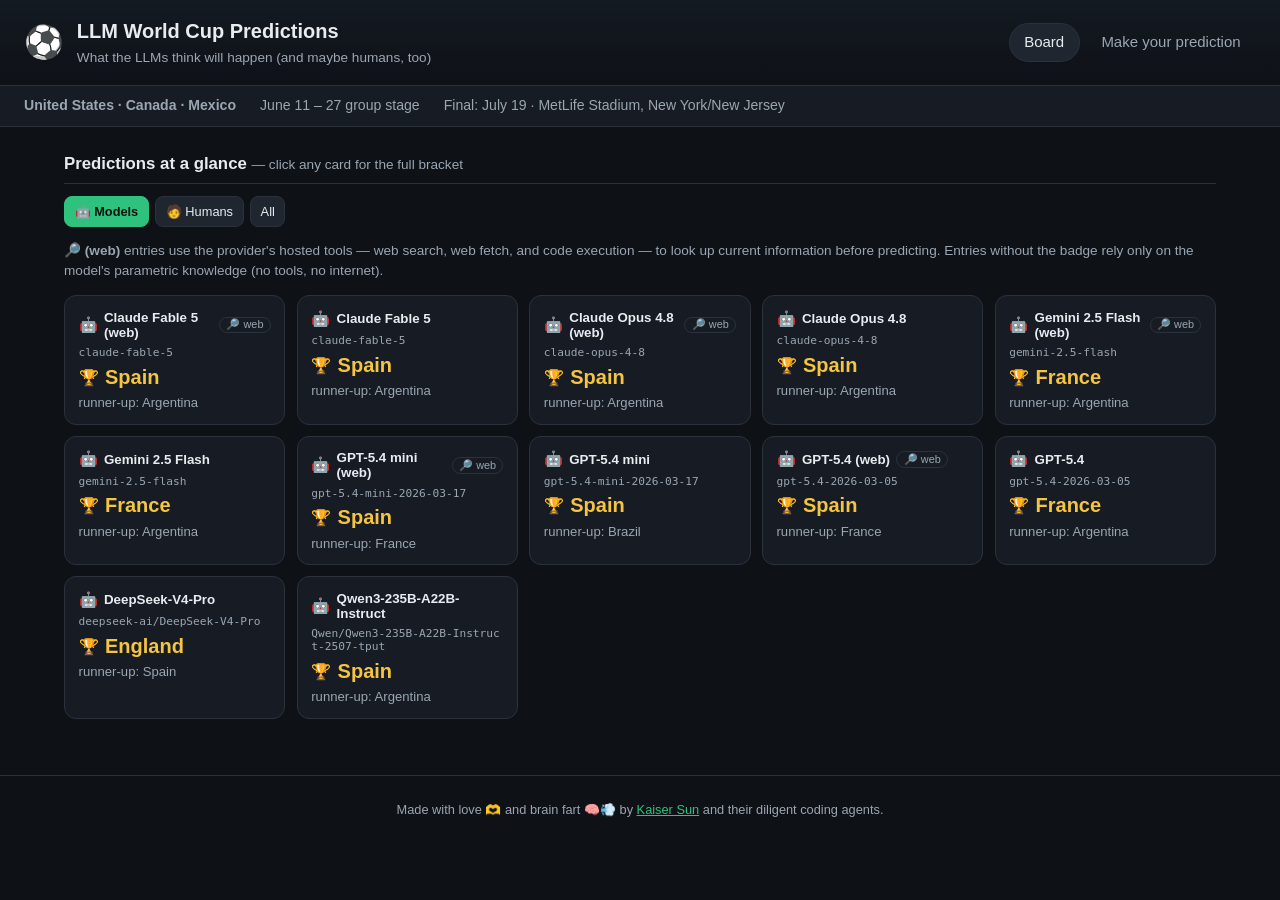
<file: docs/index.html>
<!DOCTYPE html>
<html lang="en">
  <head>
    <meta charset="utf-8" />
    <meta name="viewport" content="width=device-width, initial-scale=1" />
    <title>LLM World Cup Predictions</title>
    <link rel="icon" href="data:image/svg+xml,<svg xmlns=%22http://www.w3.org/2000/svg%22 viewBox=%220 0 100 100%22><text y=%22.9em%22 font-size=%2290%22>⚽</text></svg>" />
    <link rel="stylesheet" href="css/styles.css" />
  </head>
  <body>
    <header class="topbar">
      <div class="brand">
        <span class="logo">⚽</span>
        <div>
          <h1>LLM World Cup Predictions</h1>
          <p class="sub">What the LLMs think will happen (and maybe humans, too)</p>
        </div>
      </div>
      <nav>
        <a class="navlink active" href="index.html">Board</a>
        <a class="navlink" href="predict.html">Make your prediction</a>
      </nav>
    </header>

    <div id="meta" class="metabar"></div>

    <main class="wrap">
      <section>
        <h2 class="section-title">
          Predictions at a glance <span class="muted">— click any card for the full bracket</span>
        </h2>
        <div id="filterBar" class="filterbar" role="group" aria-label="Filter predictions">
          <button class="btn small filter-btn active" data-filter="llm">🤖 Models</button>
          <button class="btn small filter-btn" data-filter="human">🧑 Humans</button>
          <button class="btn small filter-btn" data-filter="all">All</button>
        </div>
        <p class="muted legend">
          🔎 <strong>(web)</strong> entries use the provider's hosted tools — web search,
          web fetch, and code execution — to look up current information before predicting.
          Entries without the badge rely only on the model's parametric knowledge (no tools, no internet).
        </p>
        <div id="grid" class="pred-grid"></div>
      </section>

      <section id="detailSection" class="detail-section hidden">
        <div class="detail-head">
          <h2 id="detailTitle" class="section-title"></h2>
          <button id="closeDetail" class="btn small">Close ✕</button>
        </div>
        <div id="detail" class="detail"></div>
      </section>
    </main>

    <footer class="foot">
      Made with love 🫶 and brain fart 🧠💨 by <a href="https://x.com/KaiserWhoLearns" target="_blank" rel="noopener">Kaiser Sun</a> and their diligent coding agents.
    </footer>

    <script type="module" src="js/board.js"></script>
  </body>
</html>
</file>
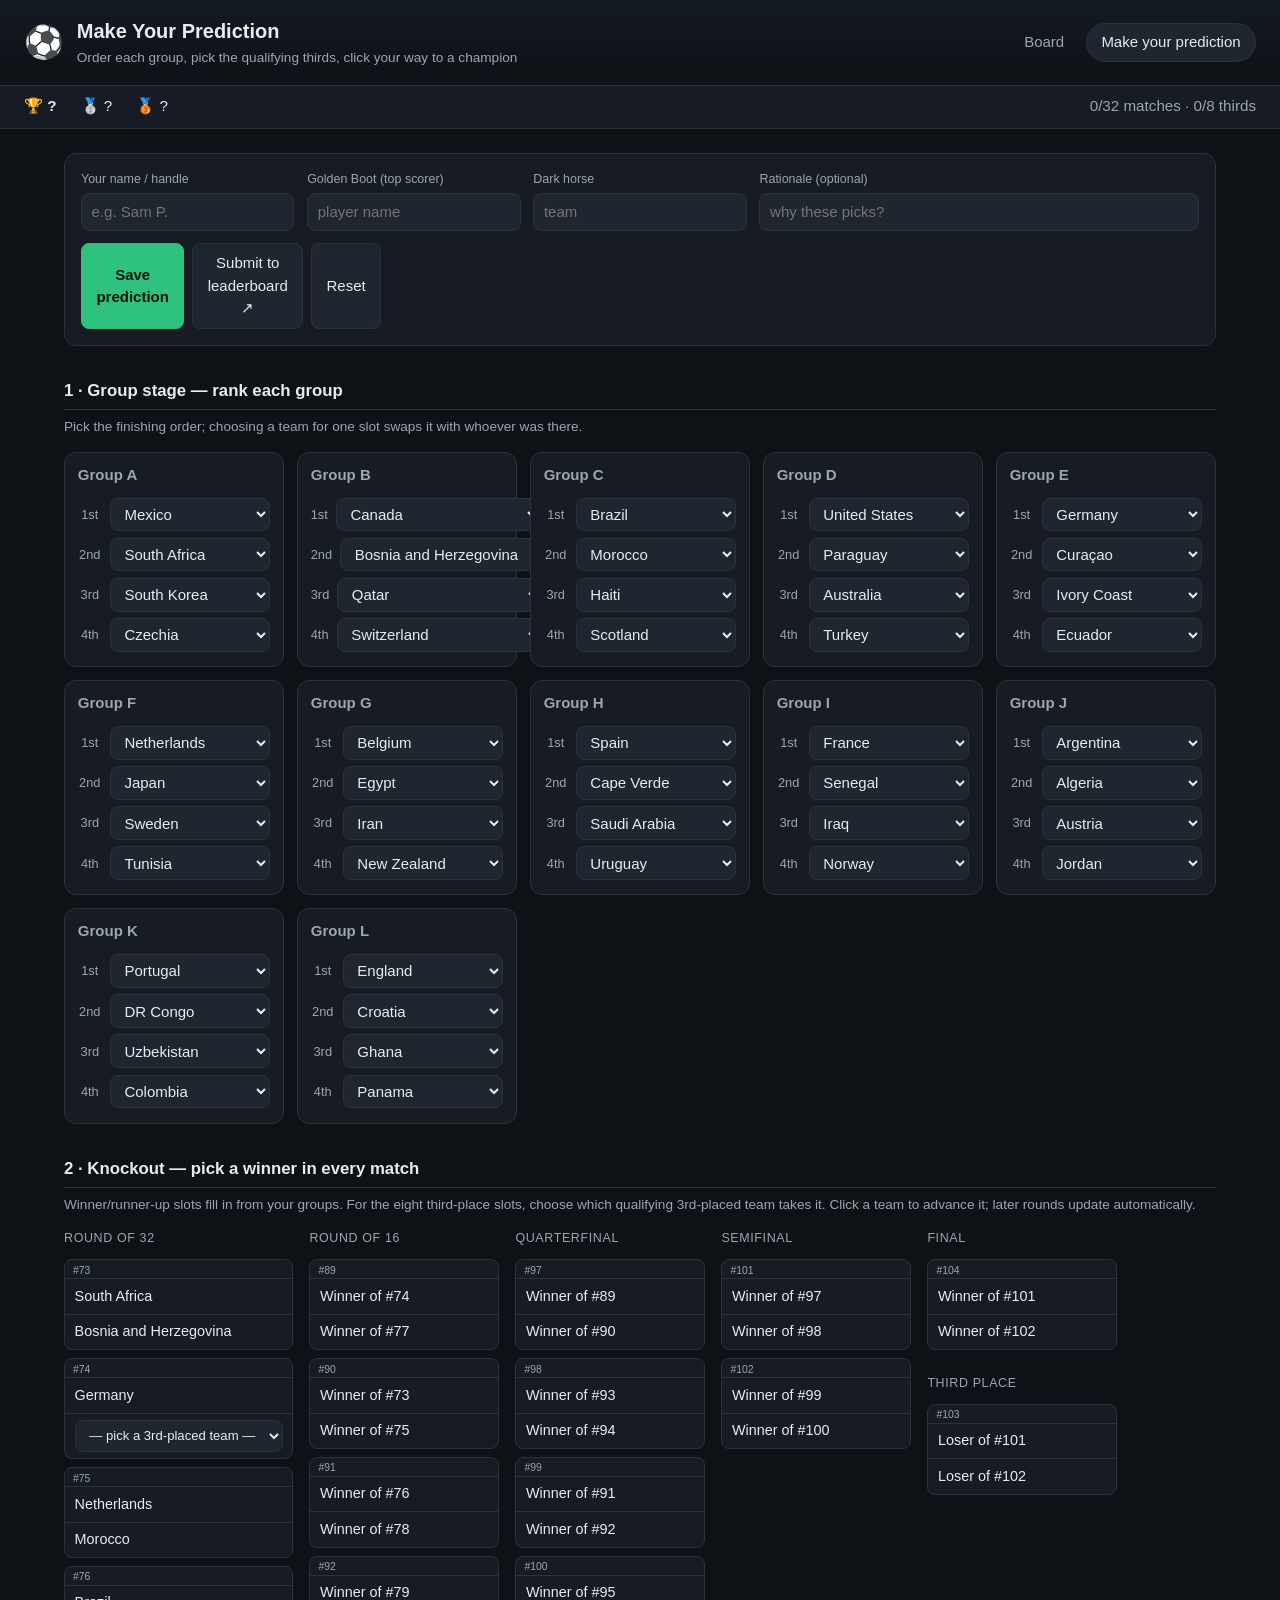
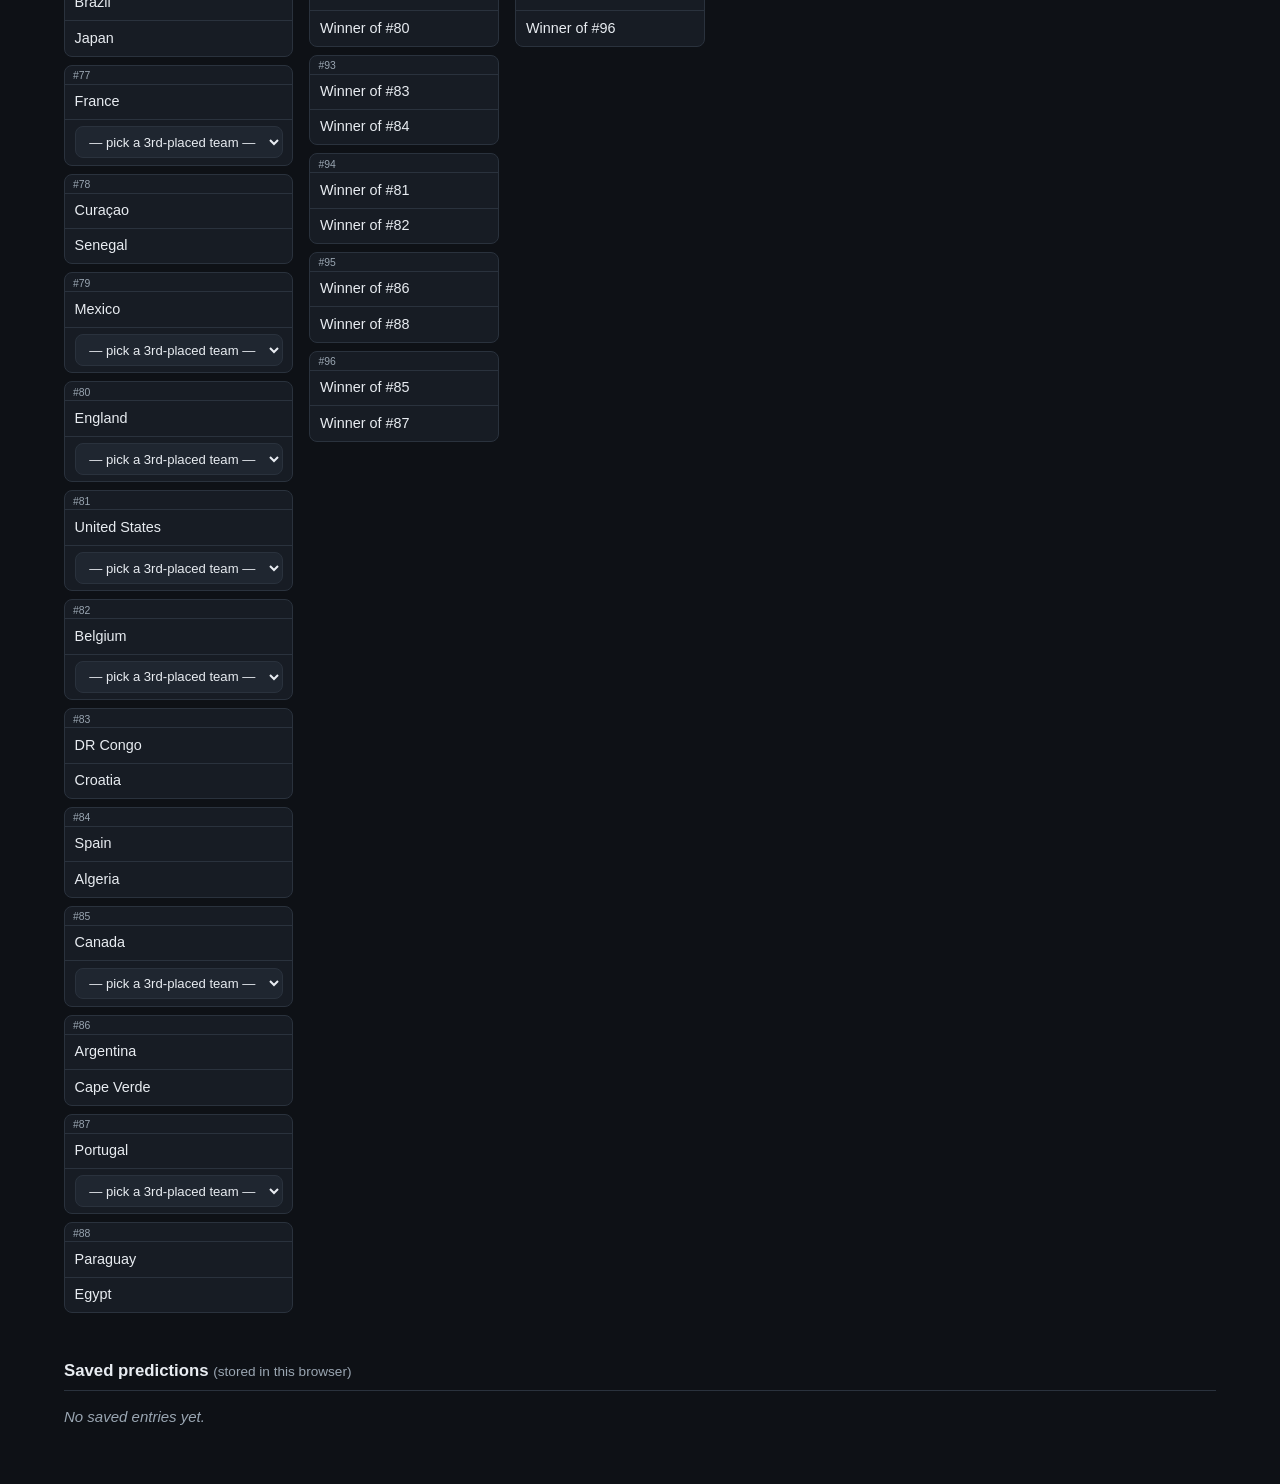
<file: docs/predict.html>
<!DOCTYPE html>
<html lang="en">
  <head>
    <meta charset="utf-8" />
    <meta name="viewport" content="width=device-width, initial-scale=1" />
    <title>Make Your Prediction — LLM World Cup Predictions</title>
    <link rel="icon" href="data:image/svg+xml,<svg xmlns=%22http://www.w3.org/2000/svg%22 viewBox=%220 0 100 100%22><text y=%22.9em%22 font-size=%2290%22>⚽</text></svg>" />
    <link rel="stylesheet" href="css/styles.css" />
  </head>
  <body>
    <header class="topbar">
      <div class="brand">
        <span class="logo">⚽</span>
        <div>
          <h1>Make Your Prediction</h1>
          <p class="sub">Order each group, pick the qualifying thirds, click your way to a champion</p>
        </div>
      </div>
      <nav>
        <a class="navlink" href="index.html">Board</a>
        <a class="navlink active" href="predict.html">Make your prediction</a>
      </nav>
    </header>

    <div id="summary" class="summarybar"></div>

    <main class="wrap">
      <section class="entry-meta">
        <div class="field">
          <label for="entryName">Your name / handle</label>
          <input id="entryName" type="text" placeholder="e.g. Sam P." />
        </div>
        <div class="field">
          <label for="goldenBoot">Golden Boot (top scorer)</label>
          <input id="goldenBoot" type="text" placeholder="player name" />
        </div>
        <div class="field">
          <label for="darkHorse">Dark horse</label>
          <input id="darkHorse" type="text" placeholder="team" />
        </div>
        <div class="field wide">
          <label for="rationale">Rationale (optional)</label>
          <input id="rationale" type="text" placeholder="why these picks?" />
        </div>
        <div class="actions">
          <button id="saveBtn" class="btn primary">Save prediction</button>
          <button id="submitBtn" class="btn" title="Open a pre-filled GitHub issue to add your pick to the public board">Submit to leaderboard ↗</button>
          <button id="resetBtn" class="btn">Reset</button>
        </div>
      </section>

      <section>
        <h2 class="section-title">1 · Group stage — rank each group</h2>
        <p class="hint">Pick the finishing order; choosing a team for one slot swaps it with whoever was there.</p>
        <div id="groups" class="groups-grid"></div>
      </section>

      <section>
        <h2 class="section-title">2 · Knockout — pick a winner in every match</h2>
        <p class="hint">
          Winner/runner-up slots fill in from your groups. For the eight third-place slots, choose which
          qualifying 3rd-placed team takes it. Click a team to advance it; later rounds update automatically.
        </p>
        <div id="bracket" class="bracket"></div>
      </section>

      <section>
        <h2 class="section-title">Saved predictions <span class="muted">(stored in this browser)</span></h2>
        <div id="saved" class="saved"></div>
      </section>
    </main>

    <script type="module" src="js/predict.js"></script>
  </body>
</html>
</file>
<file: docs/css/styles.css>
:root {
  --bg: #0e1116;
  --panel: #171c24;
  --panel-2: #1f2630;
  --line: #2a323d;
  --ink: #e8ecf1;
  --muted: #9aa6b2;
  --accent: #2ec27e;
  --gold: #f5c542;
  --warn: #e0a93b;
  --err: #e2564d;
  --radius: 12px;
}

* { box-sizing: border-box; }

body {
  margin: 0;
  background: var(--bg);
  color: var(--ink);
  font: 15px/1.5 -apple-system, BlinkMacSystemFont, "Segoe UI", Roboto, Helvetica, Arial, sans-serif;
}

a { color: var(--accent); }

/* ---------- topbar ---------- */
.topbar {
  display: flex;
  align-items: center;
  justify-content: space-between;
  gap: 1rem;
  padding: 1rem 1.5rem;
  background: linear-gradient(180deg, #141a22, #0e1116);
  border-bottom: 1px solid var(--line);
  flex-wrap: wrap;
}
.brand { display: flex; align-items: center; gap: 0.8rem; }
.logo { font-size: 2rem; }
.topbar h1 { margin: 0; font-size: 1.25rem; }
.sub { margin: 0.15rem 0 0; color: var(--muted); font-size: 0.85rem; }
nav { display: flex; gap: 0.4rem; }
.navlink {
  padding: 0.45rem 0.9rem;
  border-radius: 999px;
  text-decoration: none;
  color: var(--muted);
  border: 1px solid transparent;
}
.navlink.active { color: var(--ink); background: var(--panel-2); border-color: var(--line); }

.metabar, .summarybar {
  display: flex;
  gap: 1.5rem;
  flex-wrap: wrap;
  padding: 0.6rem 1.5rem;
  background: var(--panel);
  border-bottom: 1px solid var(--line);
  color: var(--muted);
  font-size: 0.88rem;
}
.summarybar { color: var(--ink); position: sticky; top: 0; z-index: 5; font-size: 0.95rem; }
.summarybar .progress { margin-left: auto; color: var(--muted); }

.wrap { max-width: 1200px; margin: 0 auto; padding: 1.5rem; }
section { margin-bottom: 2rem; }
.section-title { font-size: 1.05rem; margin: 0 0 0.8rem; padding-bottom: 0.4rem; border-bottom: 1px solid var(--line); }
.section-title .muted, .muted { color: var(--muted); font-weight: 400; font-size: 0.85rem; }
.hint { color: var(--muted); font-size: 0.85rem; margin: -0.4rem 0 0.9rem; }
.empty { color: var(--muted); font-style: italic; }

/* ---------- prediction grid ---------- */
.pred-grid { display: grid; grid-template-columns: repeat(auto-fill, minmax(200px, 1fr)); gap: 0.7rem; }
.pred-card {
  text-align: left;
  background: var(--panel);
  border: 1px solid var(--line);
  border-radius: var(--radius);
  padding: 0.85rem;
  cursor: pointer;
  color: var(--ink);
  transition: border-color 0.15s, transform 0.05s, background 0.15s;
  display: flex;
  flex-direction: column;
  gap: 0.4rem;
}
.pred-card:hover { border-color: var(--accent); }
.pred-card:active { transform: translateY(1px); }
.pred-card.active { border-color: var(--accent); background: var(--panel-2); }
.pc-top { display: flex; align-items: center; gap: 0.4rem; }
.pc-kind { font-size: 0.95rem; }
.pc-label { font-weight: 600; flex: 1; }
.pc-badge { font-size: 0.68rem; color: var(--muted); border: 1px solid var(--line); border-radius: 999px; padding: 0.05rem 0.4rem; }
.pc-champ { font-size: 1.25rem; font-weight: 700; color: var(--gold); display: flex; align-items: center; gap: 0.4rem; }
.pc-champ.err { color: var(--err); font-size: 1rem; }
.pc-trophy { font-size: 1rem; }
.pc-runner { color: var(--muted); font-size: 0.82rem; }
.pc-model { color: var(--muted); font-family: ui-monospace, SFMono-Regular, Menlo, monospace; font-size: 0.7rem; word-break: break-all; }

/* ---------- detail section ---------- */
.detail-section { border-top: 1px solid var(--line); padding-top: 1rem; }
.detail-section.hidden { display: none; }
.detail-head { display: flex; align-items: center; justify-content: space-between; gap: 1rem; }
.detail-head .section-title { border: none; margin: 0; padding: 0; }

select, input[type="text"] {
  background: var(--panel-2);
  color: var(--ink);
  border: 1px solid var(--line);
  border-radius: 8px;
  padding: 0.4rem 0.6rem;
  font: inherit;
}
.detail { min-height: 200px; }

.headline { display: grid; grid-template-columns: repeat(auto-fit, minmax(150px, 1fr)); gap: 0.7rem; }
.hcard { background: var(--panel); border: 1px solid var(--line); border-radius: var(--radius); padding: 0.8rem; }
.hcard.gold { border-color: var(--gold); }
.hcard-k { color: var(--muted); font-size: 0.78rem; text-transform: uppercase; letter-spacing: 0.04em; }
.hcard-v { font-size: 1.15rem; font-weight: 700; margin-top: 0.2rem; }
.hcard.gold .hcard-v { color: var(--gold); }
.rationale { background: var(--panel); border-left: 3px solid var(--accent); padding: 0.7rem 1rem; border-radius: 8px; color: var(--muted); margin: 1rem 0; }

.banner { padding: 0.7rem 1rem; border-radius: 8px; margin: 1rem 0; }
.banner.error { background: #2a1718; border: 1px solid var(--err); color: #ffb4ae; }
.banner.warn { background: #241f15; border: 1px solid var(--warn); color: #f0d39a; }
.banner.warn ul { margin: 0.5rem 0 0; padding-left: 1.2rem; }
.banner.warn summary { cursor: pointer; }
.stamp { color: var(--muted); font-size: 0.8rem; margin-top: 1.2rem; }
.reasoning-box { background: var(--panel); border: 1px solid var(--line); border-radius: 8px; padding: 0.7rem 1rem; margin: 1rem 0; }
.reasoning-box summary { cursor: pointer; color: var(--muted); }
.reasoning-text { white-space: pre-wrap; font: inherit; color: var(--ink); margin: 0.7rem 0 0; max-height: 420px; overflow: auto; }

/* ---------- groups ---------- */
.groups-grid { display: grid; grid-template-columns: repeat(auto-fill, minmax(220px, 1fr)); gap: 0.8rem; }
.group-card { background: var(--panel); border: 1px solid var(--line); border-radius: var(--radius); padding: 0.7rem 0.8rem; }
.group-title { font-weight: 700; margin-bottom: 0.5rem; color: var(--muted); }
.team-row, .rank-row { display: flex; align-items: center; gap: 0.5rem; padding: 0.2rem 0; }
.team-row .pos, .rank-row .pos { width: 1.5rem; color: var(--muted); font-size: 0.8rem; text-align: center; }
.team-row.adv .team { color: var(--accent); font-weight: 600; }
.team-row.adv-third .team { color: var(--gold); font-weight: 600; }
.team-row.adv-third .team::after { content: " ·3rd"; font-size: 0.7rem; color: var(--muted); }
.rank-select { flex: 1; }

/* ---------- bracket ---------- */
.bracket { display: flex; gap: 1rem; overflow-x: auto; padding-bottom: 0.8rem; align-items: flex-start; }
.bracket-col { min-width: 190px; display: flex; flex-direction: column; gap: 0.5rem; }
.col-title { font-size: 0.78rem; text-transform: uppercase; letter-spacing: 0.05em; color: var(--muted); margin-bottom: 0.2rem; }
.col-title.small { margin-top: 1rem; }
.match { background: var(--panel); border: 1px solid var(--line); border-radius: 8px; overflow: hidden; position: relative; }
.match-num { font-size: 0.65rem; color: var(--muted); padding: 0.15rem 0.5rem 0; }
.match-team { display: flex; align-items: center; padding: 0.4rem 0.6rem; border-top: 1px solid var(--line); font-size: 0.9rem; }
.match-team:first-of-type { border-top: none; }
.match-team.winner { background: rgba(46, 194, 126, 0.14); }
.match-team.winner .mt-name { color: var(--accent); font-weight: 700; }
.match-team.clickable { cursor: pointer; }
.match-team.clickable:hover { background: var(--panel-2); }
.mt-name { flex: 1; }
.third-slot { display: flex; flex-direction: column; gap: 0.35rem; align-items: stretch; }
.third-select { width: 100%; font-size: 0.82rem; }
.advance-chip { background: var(--panel-2); color: var(--ink); border: 1px solid var(--line); border-radius: 6px; padding: 0.25rem 0.5rem; font-size: 0.78rem; cursor: pointer; text-align: left; }
.advance-chip:hover { border-color: var(--accent); }
.advance-chip.winner { background: rgba(46, 194, 126, 0.18); border-color: var(--accent); color: var(--accent); font-weight: 700; }

/* ---------- entry meta / saved ---------- */
.entry-meta { display: grid; grid-template-columns: repeat(auto-fit, minmax(180px, 1fr)); gap: 0.8rem; align-items: end; background: var(--panel); border: 1px solid var(--line); border-radius: var(--radius); padding: 1rem; }
.field { display: flex; flex-direction: column; gap: 0.3rem; }
.field.wide { grid-column: span 2; }
.field label { font-size: 0.78rem; color: var(--muted); }
.actions { display: flex; gap: 0.5rem; }
.btn { background: var(--panel-2); color: var(--ink); border: 1px solid var(--line); border-radius: 8px; padding: 0.5rem 0.9rem; cursor: pointer; font: inherit; }
.btn:hover { border-color: var(--accent); }
.btn.primary { background: var(--accent); color: #05140c; border-color: var(--accent); font-weight: 600; }
.btn.small { padding: 0.3rem 0.6rem; font-size: 0.8rem; }
.btn.danger:hover { border-color: var(--err); color: #ffb4ae; }
.filterbar { display: flex; gap: 0.4rem; margin: 0 0 0.8rem; }
.filter-btn.active { background: var(--accent); color: #05140c; border-color: var(--accent); font-weight: 600; }
.saved-row { display: flex; align-items: center; gap: 0.6rem; padding: 0.5rem 0; border-bottom: 1px solid var(--line); }
.saved-name { flex: 1; }

.foot { text-align: center; color: var(--muted); font-size: 0.8rem; padding: 1.5rem; border-top: 1px solid var(--line); }
</file>
